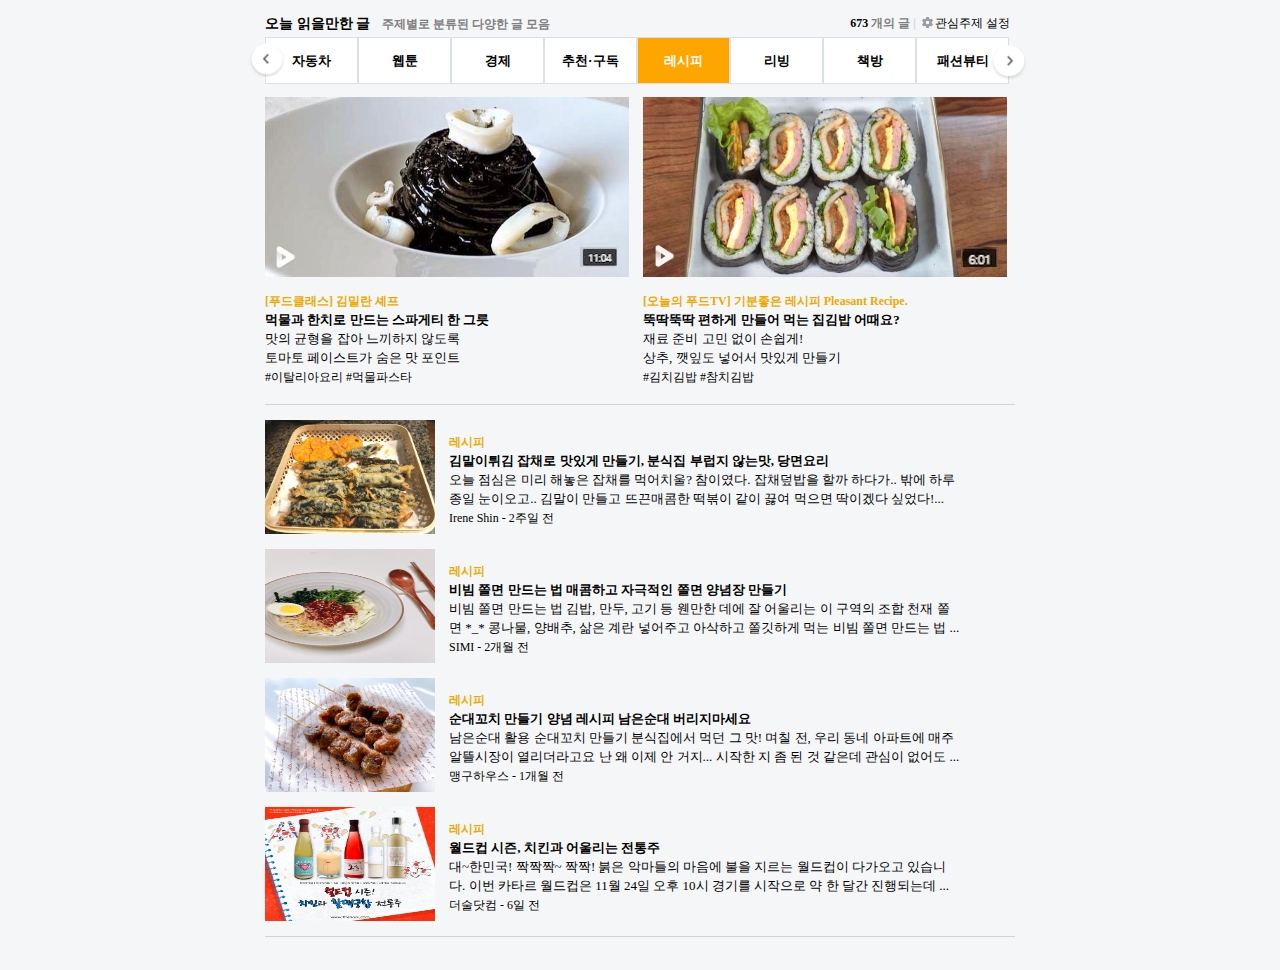
<file: toy/naver/naver_recipe.html>
<!DOCTYPE html>
<html>
<head>
<meta charset="UTF-8">
<title>Naver Recipe</title>
<link rel="stylesheet" type="text/css" href="naver_style01.css">
<Style type="text/css">
</Style>
<body>
	<div class="twd">
		<div class="inblock"><!-- 상단  -->
			<div class="topleft">
				<span class="ft14b">오늘 읽을만한 글</span>
				<span class="joojae">주제별로 분류된 다양한 글 모음</span>
			</div>
			<div class="inblock gwansim">
				<div class="inblockfr">
					<span class="inblock wdhe11">
						<img src="../img/sp_main_947f65.png" alt="톱니바퀴" title="설정" class="topni">
					</span>
					<span class="gwjj">관심주제 설정
					</span>
				</div>
				<div class="inblockfrl">
					<span class="ftb">673
						<span class="colg">개의 글&nbsp;<span class="collg">|</span>&nbsp;&nbsp;
						</span>
					</span>
				</div>
			</div>
		</div>
		<!-- 상단 버튼 -->
		<div class="inblockmf">
			<button class="tbtn">자동차</button><!--
			--><button class="tbtn">웹툰</button><!--
			--><button class="tbtn">경제</button><!--
			--><button class="tbtn">추천&middot;구독</button><!--
			--><button class="tbtn tbtnrp">레시피</button><!--
			--><button class="tbtn">리빙</button><!--
			--><button class="tbtn">책방</button><!--
			--><button class="tbtn">패션뷰티</button>
		</div>
		<div class="h60">
			 <div class="bist bist1 naverimg"></div>
			 <div class="bist bist2 naverimg"></div>
		</div>
		<div>
			<div class="inblock">
				<img src="../img/top-left.jpeg" class="whc">
			</div>
			<div class="inblock mgl10">
				<img src="../img/top-right.jpeg" class="whc">
			</div>
		</div>
		<div class="h0">
			<div class="bg1"></div>
			<div class="bg2"></div>
			<div class="bg3"></div>
			<div class="bg4"></div>
		</div>
		<div class="bdp">
			<div class="inblock toptx">
				<span class="ft12b">[푸드클래스] 김밀란 셰프</span><br>
				<span class="ft13b">먹물과 한치로 만드는 스파게티 한 그릇</span><br>
				<span class="ft13">맛의 균형을 잡아 느끼하지 않도록</span><br>
				<span class="ft13">토마토 페이스트가 숨은 맛 포인트</span><br>
				<span class="ft12">#이탈리아요리 #먹물파스타</span>
			</div>
			<div class="inblock wt">
				<span class="ft12b">[오늘의 푸드TV] 기분좋은 레시피 Pleasant Recipe.</span><br>
				<span class="ft13b">뚝딱뚝딱 편하게 만들어 먹는 집김밥 어때요?</span><br>
				<span class="ft13">재료 준비 고민 없이 손쉽게!</span><br>
				<span class="ft13">상추, 깻잎도 넣어서 맛있게 만들기</span><br>
				<span class="ft12">#김치김밥 #참치김밥</span>
			</div>
		</div>
		<div class="mgbp20">
			<div>
				<div class="inblock">
					<img src="../img/gim.jpg" class="btimgsty">
				</div>
				<div class="inblock txtpdml10">
					<span class="ft12b">레시피</span><br>
					<span class="ft13b">김말이튀김 잡채로 맛있게 만들기, 분식집 부럽지 않는맛, 당면요리</span><br>
					<span class="ft13">오늘 점심은 미리 해놓은 잡채를 먹어치울? 참이였다. 잡채덮밥을 할까 하다가.. 밖에 하루</span><br>
					<span class="ft13">종일 눈이오고.. 김말이 만들고 뜨끈매콤한 떡볶이 같이 끓여 먹으면 딱이겠다 싶었다!...</span><br>
					<span class="ft12">Irene Shin - 2주일 전</span>
				</div>
				<div class="inblock">
					<img src="../img/bibim.jpg" class="btimgsty">
				</div>
				<div class="inblock txtpdml10">
					<span class="ft12b">레시피</span><br>
					<span class="ft13b">비빔 쫄면 만드는 법 매콤하고 자극적인 쫄면 양념장 만들기</span><br>
					<span class="ft13">비빔 쫄면 만드는 법 김밥, 만두, 고기 등 웬만한 데에 잘 어울리는 이 구역의 조합 천재 쫄</span><br>
					<span class="ft13">면 *_* 콩나물, 양배추, 삶은 계란 넣어주고 아삭하고 쫄깃하게 먹는 비빔 쫄면 만드는 법 ...</span><br>
					<span class="ft12">SIMI - 2개월 전</span>
				</div>
				<div class="inblock">
					<img src="../img/soon.jpg" class="btimgsty">
				</div>
				<div class="inblock txtpdml10">
					<span class="ft12b">레시피</span><br>
					<span class="ft13b">순대꼬치 만들기 양념 레시피 남은순대 버리지마세요</span><br>
					<span class="ft13">남은순대 활용 순대꼬치 만들기 분식집에서 먹던 그 맛! 며칠 전, 우리 동네 아파트에 매주</span><br>
					<span class="ft13">알뜰시장이 열리더라고요 난 왜 이제 안 거지... 시작한 지 좀 된 것 같은데 관심이 없어도 ...</span><br>
					<span class="ft12">맹구하우스 - 1개월 전</span>
				</div>
				<div class="inblock">
					<img src="../img/worldcup.png" class="btimgsty">
				</div>
				<div class="inblock txtpdml10">
					<span class="ft12b">레시피</span><br>
					<span class="ft13b">월드컵 시즌, 치킨과 어울리는 전통주</span><br>
					<span class="ft13">대~한민국! 짝짝짝~ 짝짝! 붉은 악마들의 마음에 불을 지르는 월드컵이 다가오고 있습니</span><br>
					<span class="ft13">다. 이번 카타르 월드컵은 11월 24일 오후 10시 경기를 시작으로 약 한 달간 진행되는데 ...</span><br>
					<span class="ft12">더술닷컴 - 6일 전</span>
				</div>
			</div>
		</div>
		<br>
	</div>
</body>
</html>
</file>
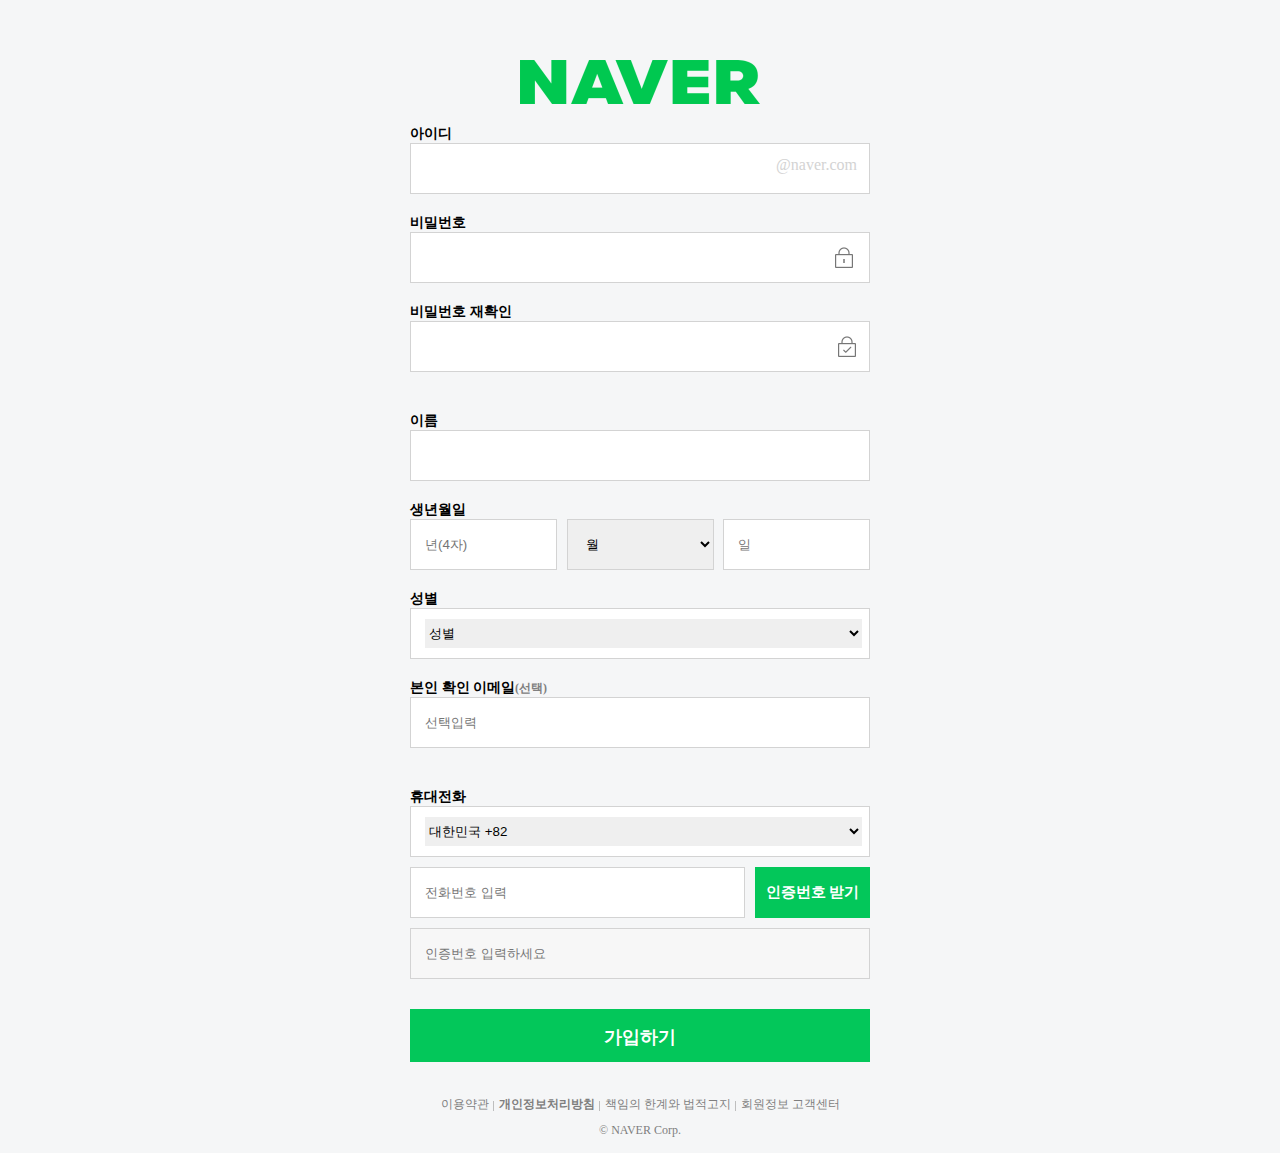
<file: toy/naver2/naver_join.html>
<!DOCTYPE html>
<html>
<head>
<meta charset="UTF-8">
<title>Naver_join</title>
<link rel="stylesheet" type="text/css" href="naver_join.css">
</head>
<body>
	<div class="mainfr">
		<!-- logo -->
		<div class="logo_fr">
			<div class="logo_box">
				<img src="../img/m_naver_logo.png" width="240px" height="auto">
			</div>
		</div>
		<!-- 입력폼 -->
		<div class="itemfr">
			<!-- 라벨 감싸는 태그  -->
			<div class="lafel_fr">
				<label for="id">아이디</label>
			</div>
			<div class="input_fr">
				<input type="text" name="id" id="id">
				<span>@naver.com</span>
			</div>
		</div>
		<!-- 비밀번호 -->
		<div class="itemfr">
			<!-- 라벨 감싸는 태그  -->
			<div class="lafel_fr">
				<label for="pw">비밀번호</label>
			</div>
			<div class="input_fr">
				<input type="password" name="pw" id="pw" class="pwin">
				<span><img src="../img/m_icon_pw.png"></span>
			</div>
		</div>
		<div class="itemfr">
			<!-- 라벨 감싸는 태그  -->
			<div class="lafel_fr">
				<label for="repw">비밀번호 재확인</label>
			</div>
			<div class="input_fr">
				<input type="password" name="repw" id="repw" class="pwin">
				<span><img src="../img/m_icon_pw.png"></span>
			</div>
		</div>
		<!-- 이름 -->
		<div class="itemfr" style="margin-top: 39px;">
			<!-- 라벨 감싸는 태그  -->
			<div class="lafel_fr">
				<label for="name">이름</label>
			</div>
			<div class="input_fr">
				<input type="text" name="name" id="name" class="intext">
			</div>
		</div>
		<!-- 생년월일 -->
		<div class="itemfr">
			<!-- 라벨 감싸는 태그  -->
			<div class="lafel_fr">
				<label for="birthY">생년월일</label>
			</div>
			<div class="input_fr">
				<input type="text" name="year" id="birthY" class="birthIn" placeholder="년(4자)">
				<select name="mon">
					<option selected>월</option>
					<option value="1">1</option>
					<option value="2">2</option>
					<option value="3">3</option>
					<option value="4">4</option>
					<option value="5">5</option>
					<option value="6">6</option>
					<option value="7">7</option>
					<option value="8">8</option>
					<option value="9">9</option>
					<option value="10">10</option>
					<option value="11">11</option>
					<option value="12">12</option>
				</select>
				<input type="text" name="year" id="birthY" class="birthIn" placeholder="일">
			</div>
		</div>
		<!-- 성별  -->
		<div class="itemfr">
			<!-- 라벨 감싸는 태그  -->
			<div class="lafel_fr">
				<label for="gen">성별</label>
			</div>
			<div class="input_fr">
				<div class="genfr">
					<select name="gen" id="gen">
						<option selected>성별</option>
						<option value="M">남자</option>
						<option value="F">여자</option>
						<option value="U">선택 안함</option>
					</select>
				</div>
			</div>
		</div>
		<!-- 이메일  -->
		<div class="itemfr">
			<!-- 라벨 감싸는 태그  -->
			<div class="lafel_fr">
				<label for="mail">본인 확인 이메일<span>(선택)</span></label>
			</div>
			<div class="input_fr">
				<input type="text" name="mail" id="mail" class="intext" placeholder="선택입력">
			</div>
		</div>
		<!-- 휴대전화 -->
		<div class="itemfr" style="margin-top: 39px;">
			<!-- 라벨 감싸는 태그  -->
			<div class="lafel_fr">
				<label for="tel">휴대전화</label>
			</div>
			<div class="input_fr">
				<div class="telfr">
					<select name="tel" id="tel">
						<option value="82" selected>대한민국 +82</option>
						<option value="1">미국/캐나다 +1</option>
						<option value="44">영국 +44</option>
						<option value="81">일본 +81</option>
					</select>
				</div>
			</div>
			<div class="input_fr mgt10">
				<input type="text" name="hp" id="hp" class="intext2" placeholder="전화번호 입력">
				<div class="btn">인증번호 받기</div>
			</div>
			<div class="input_fr mgt10">
				<input type="text" name="authcode" id="authcode" class="intext" placeholder="인증번호 입력하세요">
			</div>
		</div>
		<!-- 버튼 -->
		<div id="jbtn">가입하기</div>
		<div class="footer">
			<ul>
				<li><a href="#">이용약관</a></li>
				<li class="liblock"><a href="#"><strong>개인정보처리방침</strong></a></li>
				<li class="liblock"><a href="#">책임의 한계와 법적고지</a></li>
				<li class="liblock"><a href="#">회원정보 고객센터</a></li>
			</ul>
			<span><span id="cp">&copy;</span> NAVER Corp.</span>
		</div>
	</div>
</body>
</html>
</file>
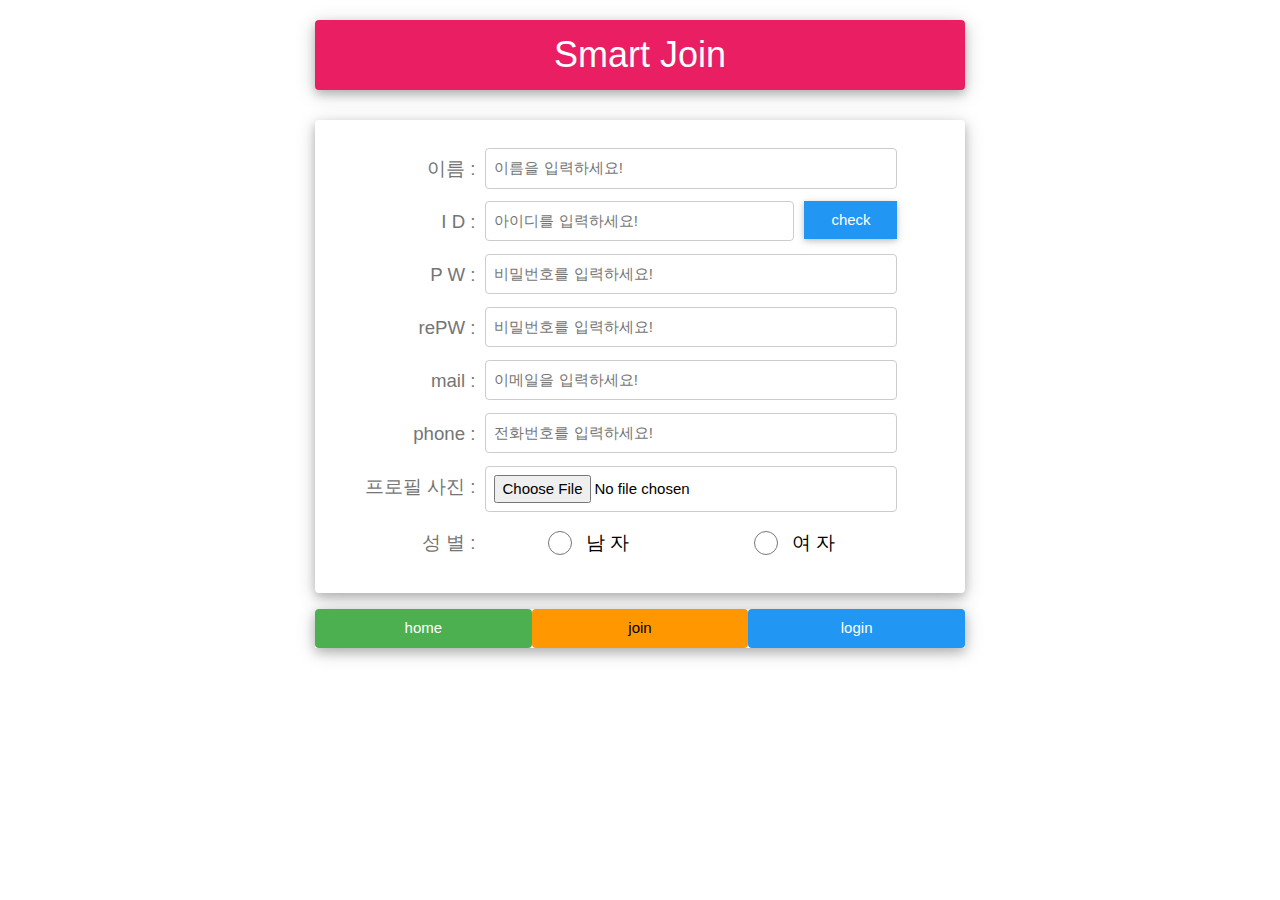
<file: toy/smartJoin/join.html>
<!DOCTYPE html>
<html>
<head>
<meta charset="UTF-8">
<title>Smile</title>
<link rel="stylesheet" type="text/css" href="./w3.css">
<link rel="stylesheet" type="text/css" href="./join.css">
<script type="text/javascript" src="./jquery-3.6.1.min.js"></script>
<script type="text/javascript" src="./join.js"></script>
</head>
<body>
	<div class="w3-content mxw650 w3-center">
		<!-- 타이틀 -->
		<h1 class="w3-pink w3-padding w3-card-4 mgt20 w3-round-medium">Smart Join</h1>
		<!--  입력 폼 -->
		<form method="POST" action="" name="frm" id="frm" class="w3-col w3-padding mgt20 w3-card-4 w3-round-medium">
			<div class="w3-col mgt20">
				<label for="name" class="w3-col s7 m3 w3-right-align pdr10 w3-text-gray">이름 :</label>
				<input type="text" name="name" id="name" class="w3-col s12 m8 w3-input w3-border w3-round-medium" placeholder="이름을 입력하세요!">
			</div>
			<div class="w3-col mgt10">
				<label for="id" class="w3-col s7 m3 w3-right-align pdr10 w3-text-gray">I D :</label>
				<div class="w3-col s12 m8">
					<input type="text" name="id" id="id" class="w3-col m9 w3-input w3-border w3-round-medium" placeholder="아이디를 입력하세요!">
					<div class="w3-col m3 w3-right pdl10">
						<div class="w3-col w3-right w3-button w3-blue w3-card w3-hover-red" id="check">check</div>
					</div>
				</div>
			</div>
			<p class="w3-center" id="idmsg"></p>
			<div class="w3-col mgt10">
				<label for="pw" class="w3-col s7 m3 w3-right-align pdr10 w3-text-gray">P W :</label>
				<input type="password" name="pw" id="pw" class="w3-col s12 m8 w3-input w3-border w3-round-medium" placeholder="비밀번호를 입력하세요!">
			</div>
			<div class="w3-col mgt10">
				<label for="repw" class="w3-col s7 m3 w3-right-align pdr10 w3-text-gray">rePW :</label>
				<input type="password" name="repw" id="repw" class="w3-col s12 m8 w3-input w3-border w3-round-medium" placeholder="비밀번호를 입력하세요!">
			</div>
			<p class="w3-center" id="pwmsg"></p>
			<div class="w3-col mgt10">
				<label for="mail" class="w3-col s7 m3 w3-right-align pdr10 w3-text-gray">mail :</label>
				<input type="text" name="mail" id="mail" class="w3-col s12 m8 w3-input w3-border w3-round-medium" placeholder="이메일을 입력하세요!">
			</div>
			<div class="w3-col mgt10">
				<label for="phone" class="w3-col s7 m3 w3-right-align pdr10 w3-text-gray">phone :</label>
				<input type="text" name="phone" id="phone" class="w3-col s12 m8 w3-input w3-border w3-round-medium" placeholder="전화번호를 입력하세요!">
			</div>
			<!-- 추가된 부분  -->
			<div class="w3-col mgt10">
				<label for="file1" class="w3-col s7 m3 w3-right-align pdr10 w3-text-gray">프로필 사진 : </label>
				<div class="w3-col m8" id="filefr">
					<input type="file" name="file" id="file1" class="w3-input w3-border w3-round-medium file" placeholder="이미지 파일 선택!">
				</div>
			</div>
			
			<div class="w3-col mgt10 w3-margin-bottom none" id="preView">
				<label for="file" class="w3-col s7 m3 w3-right-align pdr10 w3-text-gray">미리보기 : </label>
				<div class="w3-col m8 w3-center pdl10" id="imgfr">
				</div>
			</div>
			<div class="w3-col mgt10 mgb20">
				<label for="gen" class="w3-col s7 m3 w3-right-align pdr10 w3-text-gray">성 별 :</label>
				<div class="w3-col s12 m8 w3-center">
					<div class="w3-col s6">
						<input class="w3-radio gen" type="radio" name="gender" id="male" value="male">
							<label for="male" class="mgl10"> 남 자</label>
					</div>
					<div class="w3-col s6">
						<input class="w3-radio gen" type="radio" name="gender" id="female" value="female">
							<label for="female" class="mgl10"> 여 자</label>
					</div>
				</div>
			</div>
			<div class="w3-col mgt10 mgb20 none" id="avatar">
				<label class="w3-col s3 w3-right-align pdr10 w3-text-gray">아 바 타 :</label>
				<div class="w3-col s12 m8 w3-center">
					<!-- 남성 아바타  -->
					<div id="mavt" class="none">
						<div class="inblock avtdiv">
							<label for="avatar1" class="w3-col avtlb">
								<img src="../img/img_avatar1.png" alt="xx" class="mgt9 avtst">
							</label>
							<input type="radio" name="avatar" id="avatar1" value="avatar1">
						</div>
						<div class="inblock avtdiv">
							<label for="avatar2" class="w3-col avtlb">
								<img src="../img/img_avatar2.png" alt="xx" class="mgt9 avtst">
							</label>
							<input type="radio" name="avatar" id="avatar2" value="avatar2">
						</div>
						<div class="inblock avtdiv">
							<label for="avatar3" class="w3-col avtlb">
								<img src="../img/img_avatar3.png" alt="xx" class="mgt9 avtst">
							</label>
							<input type="radio" name="avatar" id="avatar3" value="avatar3">
						</div>
					</div>
					<!-- 여성 아바타 -->
					<div id="favt" class="none">
						<div class="inblock avtdiv">
							<label for="avatar4" class="w3-col avtlb">
								<img src="../img/img_avatar4.png" alt="xx" class="mgt9 avtst">
							</label>
							<input type="radio" name="avatar" id="avatar4" value="avatar4">
						</div>
						<div class="inblock avtdiv">
							<label for="avatar5" class="w3-col avtlb">
								<img src="../img/img_avatar5.png" alt="xx" class="mgt9 avtst">
							</label>
							<input type="radio" name="avatar" id="avatar5" value="avatar5">
						</div>
						<div class="inblock avtdiv">
							<label for="avatar6" class="w3-col avtlb">
								<img src="../img/img_avatar6.png" alt="xx" class="mgt9 avtst">
							</label>
							<input type="radio" name="avatar" id="avatar6" value="avatar6">
						</div>
					</div>
				</div>
			</div>
		</form>
		<!-- 버튼 -->
		<div class="w3-col w3-card-4 w3-margin-top">
			<div class="w3-col s12 m4 w3-button w3-green w3-hover-lime w3-round-medium">home</div>
			<div class="w3-col s12 m4 w3-button w3-orange w3-hover-yellow w3-round-medium" id="join">join</div>
			<div class="w3-col s12 m4 w3-button w3-blue w3-hover-indigo w3-round-medium">login</div>
		</div>
	</div>
</body>
</html>
</file>
<file: toy/naver/naver_style01.css>
html, body {
	margin: 0px;
	height: 100%;
}
body {
	background-color: #f5f6f7;
	background-size: 100%;
}
li {
	display: inline-block;
	font-size: 9pt;
	margin-left: 5px;
}
ul {
	padding: 0px;
	text-align: center;
}
h3 {
	margin: 19px 0px 8px;
	width: 460px;
	height: 12px;
	font-size: 0pt;
}
label {
	font-size: 11pt;
	height: 14px;
}
.twd {
	width: 750px;
	height: 34px;
	margin: 0px auto;
}
.topni {
	width: 442px;
	height: auto;
	position: relative;
	left: -332px;
	bottom: 310px;
	cursor: pointer;
	line-height: 100%;
}
.topleft {
	width: 375px!important;
	height: 17px!important;
	float: left!important;
	line-height: 285%!important;
}
.joojae {
	color: gray!important;
	font-size: 12px!important;
	font-weight: bold!important;
	margin-left: 8px!important;
}
.wdhe11 {
	width: 11px;
	height: 11px;
	overflow: hidden;"
}
.gwansim {
	width: 375px!important;
	height: 16px!important;
	float: right!important;
	font-size: 12px!important;
	padding-right: 5px!important;
}
.gwjj {
	float: right!important;
	margin-left: 2px!important;
	line-height: 116%!important;
}
.inblock {
	display: inline-block;
}
.inblockmf {
	display: inline-block;
	margin: 0px;
	float: left!important;
}
.inblockfr {
	display: inline-block;
	float: right;
}
.inblockfrl {
	display: inline-block;
	float: right;
	line-height: 116%;
}
.ftb {
	font-weight: bold;
}
.colg {
	color: gray!important;
}
.collg {
	color: lightgray!important;
}
.tbtn {
	width: 93px!important;
	height: 47px!important;
	padding: 0px;
	border: 1px solid #dae1e6;
	font-weight: bold;
	background-color: white;
	cursor: pointer;
}
.h60 {
	height: 60px;
}
.h0 {
	height: 0px;
}
.tbtnrp {
	background-color: orange;
	color: white;
}
.naverimg {
	background-image: url('../img/sp_main_947f65.png');
}
.bist {
	background-size: 400px;
	background-position: -113px -304px; 
	width: 40px;
	height: 40px;
	position: relative;
	left: -19px;
	z-index: 3;"
}
.bist1 {
	background-position: -113px -304px;
	left: -19px;
}
.bist2 {
	background-position: -75px -309px;
	top: -33px;
	left: 723px;
}
.mgl10 {
	margin-left: 10px;
}
.whc {
	width: 364px;
	height: 180px;
	cursor: pointer;
}
.bg1 {
	background-image: url('../img/sp_main_947f65.png');
	background-size: 400px;
	background-position: -219px -309px;
	width: 24px;
	height: 28px;
	position: relative;
	top: -37px; 
	left: 6px;
	z-index: 3;
}
.bg2 {
	background-image: url('../img/sp_main_947f65.png');
	background-size: 400px;
	background-position: -219px -309px;
	width: 24px;
	height: 28px;
	position: relative;
	top: -66px;
	left: 385px;
	z-index: 3;
}
.bg3 {
	background-image: url('../img/num1.png');
	background-size: 42px;
	background-position: -1px 0px;
	width: 36.89px;
	height: 20px;
	position: relative;
	top: -90px;
	left: 315px;
	z-index: 3;
}
.bg4 {
	background-image: url('../img/num2.png');
	background-size: 36px;
	background-position: 1px -2px;
	width: 36.89px;
	height: 20px;
	position: relative; 
	top: -110px;
	left: 696px;
	z-index: 3;
}
.bdp {
	border-bottom: 1px solid lightgray;
	padding: 0px 0px 18px;
}
.toptx {
	width: 364px;
	padding-top: 10px;
	padding-right: 10px;
}
.wt {
	width: 364px;
	padding-top: 10px;
}
.mgbp20 {
	margin: 15px 0px;
	border-bottom: 1px solid lightgray;
}
.ft12 {
	font-size: 12px;
}
.ft13 {
	font-size: 13px;
}
.ft13b {
	font-size : 13px;
	font-weight: bold;
}
.ft12b {
	font-size: 12px;
	font-weight: bold;
	color: #ebaa00;
}
.ft14b {
	font-size: 14px;
	font-weight: bold;
}
.txtpdml10 {
	padding: 4px 47px 0px 0px;
	margin-left: 10px;
	padding: 10px 0px;
	position : relative;
	top : -12px;
}
.btimgsty {
	width: 170px;
	height: 114px;
	cursor: pointer;
}
</file>
<file: toy/naver2/naver_join.css>
html, body {
	margin: 0px;
	height: 100%;
	background-color: #f5f6f7;
}
.mainfr {
	width: 460px;
	margin: 0px auto;
}
.logo_box {
	display: inline-block;
	width: 240px;
	height: 44px;
	overflow: hidden;
}
.logo_fr {
	text-align: center;
	height: 44px;
	margin: 60px 0px 20px;
}
.itemfr {
	margin-top: 19px;
}
.label_fr {
	height: 16px;
	padding-bottom: 8px;
}

[for] {
	font-size:14px;
	font-weight: bold;
}
.input_fr {
	height: 51px;
	padding: 0px;
}

#id {
	width: 334px;
	height: 29px;
	border: 1px solid lightgray;
	padding: 10px 110px 10px 14px;
}
#id + span {
	display: block;
	float: right;
	color: lightgray;
	position: relative;
	bottom: 38px;
	right: 13px;
}

.pwin {
	width: 404px;
	height: 29px;
	border: 1px solid lightgray;
	padding: 10px 40px 10px 14px;
}
#pw + span, #repw + span {
	display: block;
	float: right;
	width: 24px;
	height: 24px;
	position: relative;
	bottom: 37px;
	right: 14px;
	overflow: hidden;
}
#pw + span > img {
	width: 125px;
	height: 75px;
}
#repw + span > img {
	width: 125px;
	height: 75px;
	position: relative;
	right: 24px;
}
.intext {
	width: 430px;
	height: 29px;
	padding: 10px 14px;
	border: 1px solid lightgray;
}
.intext2 {
	width: 305px;
	height: 29px;
	padding: 10px 14px;
	border: 1px solid lightgray;
}
.birthIn {
	display: inline-block;
	width: 117px;
	height: 27px;
	border: 1px solid lightgray;
	padding: 11px 14px;
}
[for="mail"] > span {
	font-size: 12px;
	color: gray;
}
.birthIn:first-child {
	float: left;
}
.birthIn:last-child {
	float: right;
}
[name="mon"] {
	display: block;
	width: 147px;
	height: 51px;
	border: 1px solid lightgray;
	padding: 11px 14px;
	float: left;
	margin-left: 10px;
}
/* 성별 */
.genfr, .telfr {
	width: 437px;
	height: 29px;
	border: 1px solid lightgray;
	padding: 10px 7px 10px 14px;
	background-color: white;
}
#gen, #tel {
	width: 437px;
	height: 29px;
	border: 0px;
}
#authcode {
	background-color: #f7f7f7;
}
.mgt10 {
	margin-top: 10px;
}
.btn {
	width: 115px;
	height: 51px;
	font-size: 15px;
	font-weight: bold;
	float: right;
	background-color: #03c75a;
	color: white;
	text-align: center;
	line-height: 335%;
	cursor: pointer;
}
#jbtn {
	width: 460px;
	height: 53px;
	cursor: pointer;
	background-color: #03c75a;
	color: white;
	text-align: center;
	font-size: 18px;
	font-weight: bold;
	line-height: 320%;
	margin: 30px 0px 9px;
}

.footer {
	text-align: center;
	padding: 30px 0px 15px;
	color: #7e7e7e;
}
.footer > ul {
	margin-top: 0px;
	margin-bottom: 9px;
	height: 10px;
	padding: 0px;
}
.footer > ul a {
	text-decoration: none;
	color: #7e7e7e;
	font-size: 12px;
	position: relative;
	bottom: 7px;
}
.footer li {
	list-style-type : none;
	display: inline-block;
	height: 10px;
}
.footer > span {
	font-size: 12px;
	font-weight: 400;
}
.liblock {
	padding-left: 5px;
	border-left: 1px solid #bebebe;
}
</file>
<file: toy/smartJoin/join.css>
.mxw650 {
	max-width: 650px;
}

.mgt10 {
	margin-top: 10px;
}

.mgl10 {
	margin-left: 10px;
}

.mgt20 {
	margin-top: 20px;
}

.mgb10 {
	margin-bottom: 10px;	
}

.mgb20 {
	margin-bottom: 20px;
}

.pdr10 {
	padding-right: 10px;
}

.pdl10 {
	padding-left: 10px;
}

label {
	font-size: 14pt;
	line-height: 230%;
}
.box100 {
	width: 100px;
	height: 100px;	
}
.imgbox {
	width: 78px;
	height: 78px;
	overflow: hidden;
}
.img1 {
	width: 78px;
	height: auto;
}
.inblock {
	display: inline-block;	
}

.none {
	display: none;
}
.avtdiv {
	width: 100px;
	height: 120px;
	overflow: hidden;
}

.avtlb {
	width: 98px;
	height: 98px;
	border: 1px solid lightgray;
}
.avtst {
	width: 80px;
	height: 80px;
	margin-top: 9px;
	border: 1px solid lightgray;
}
</file>
